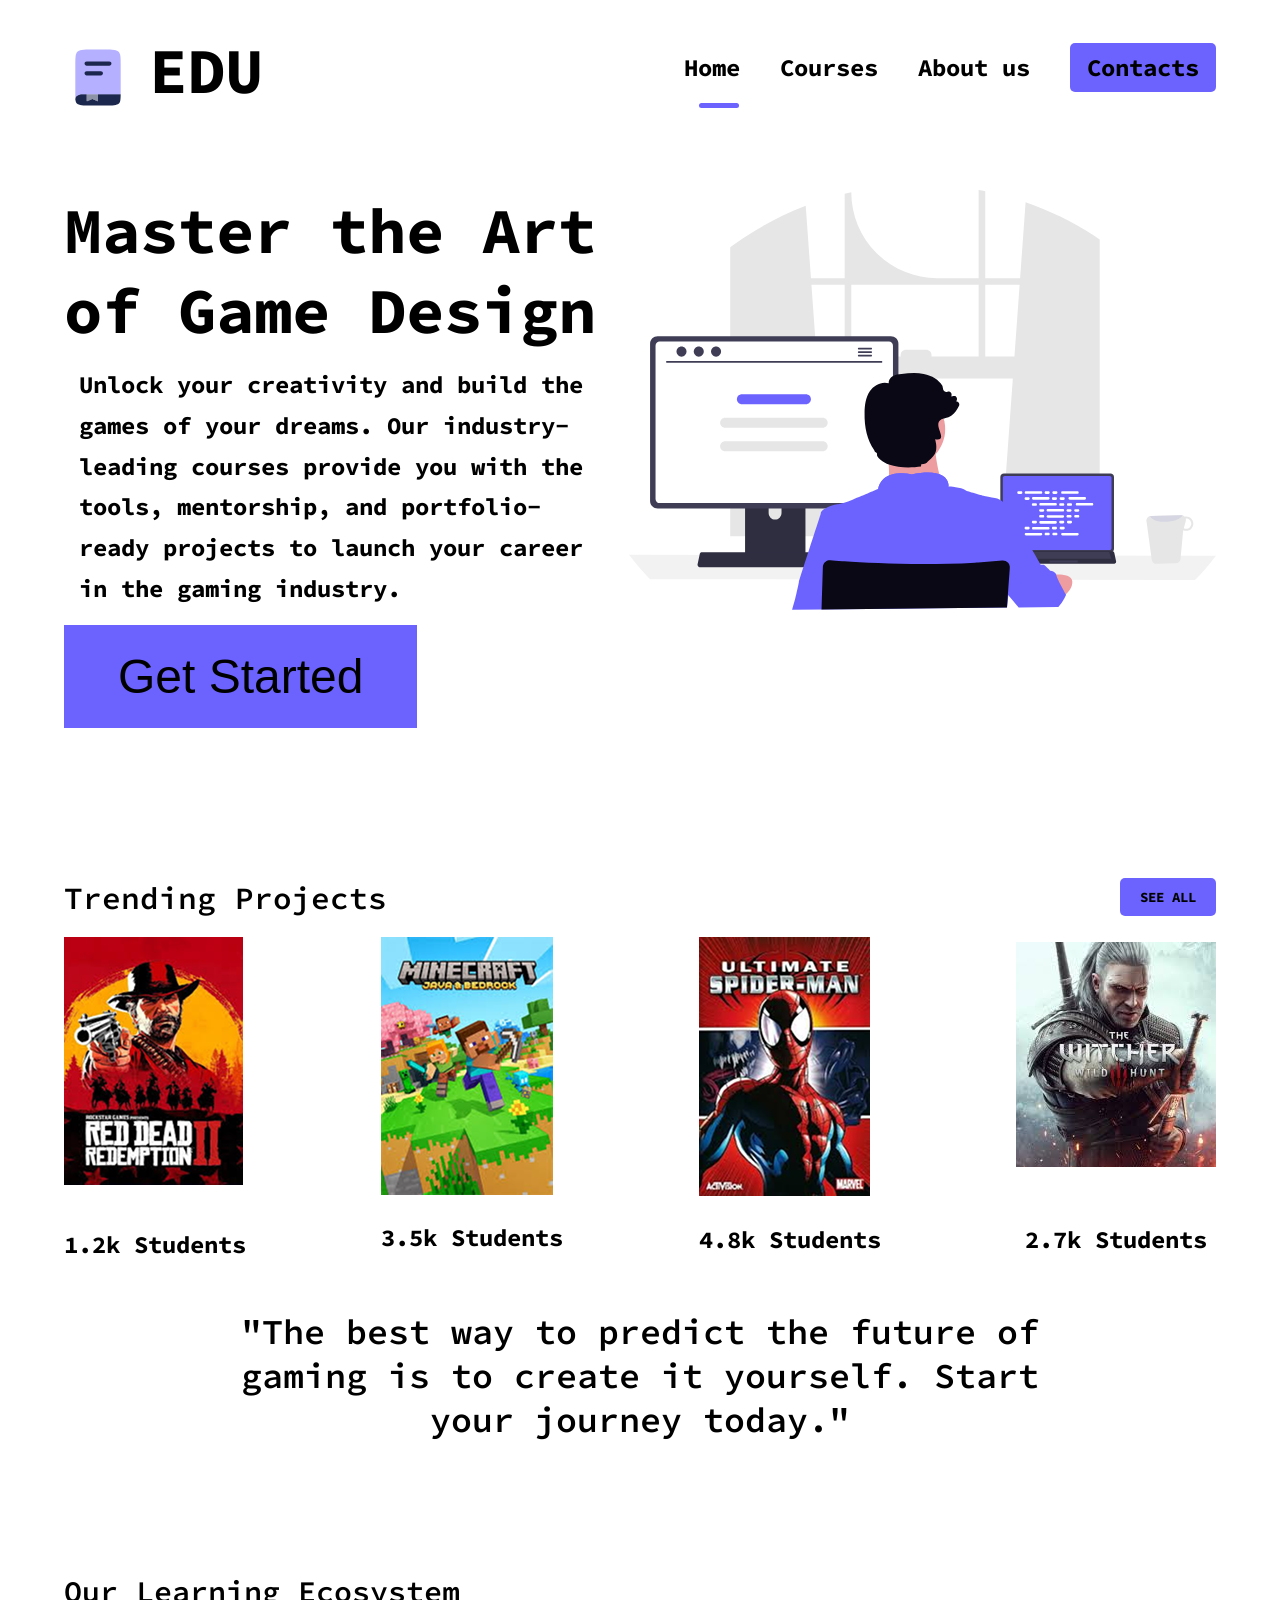
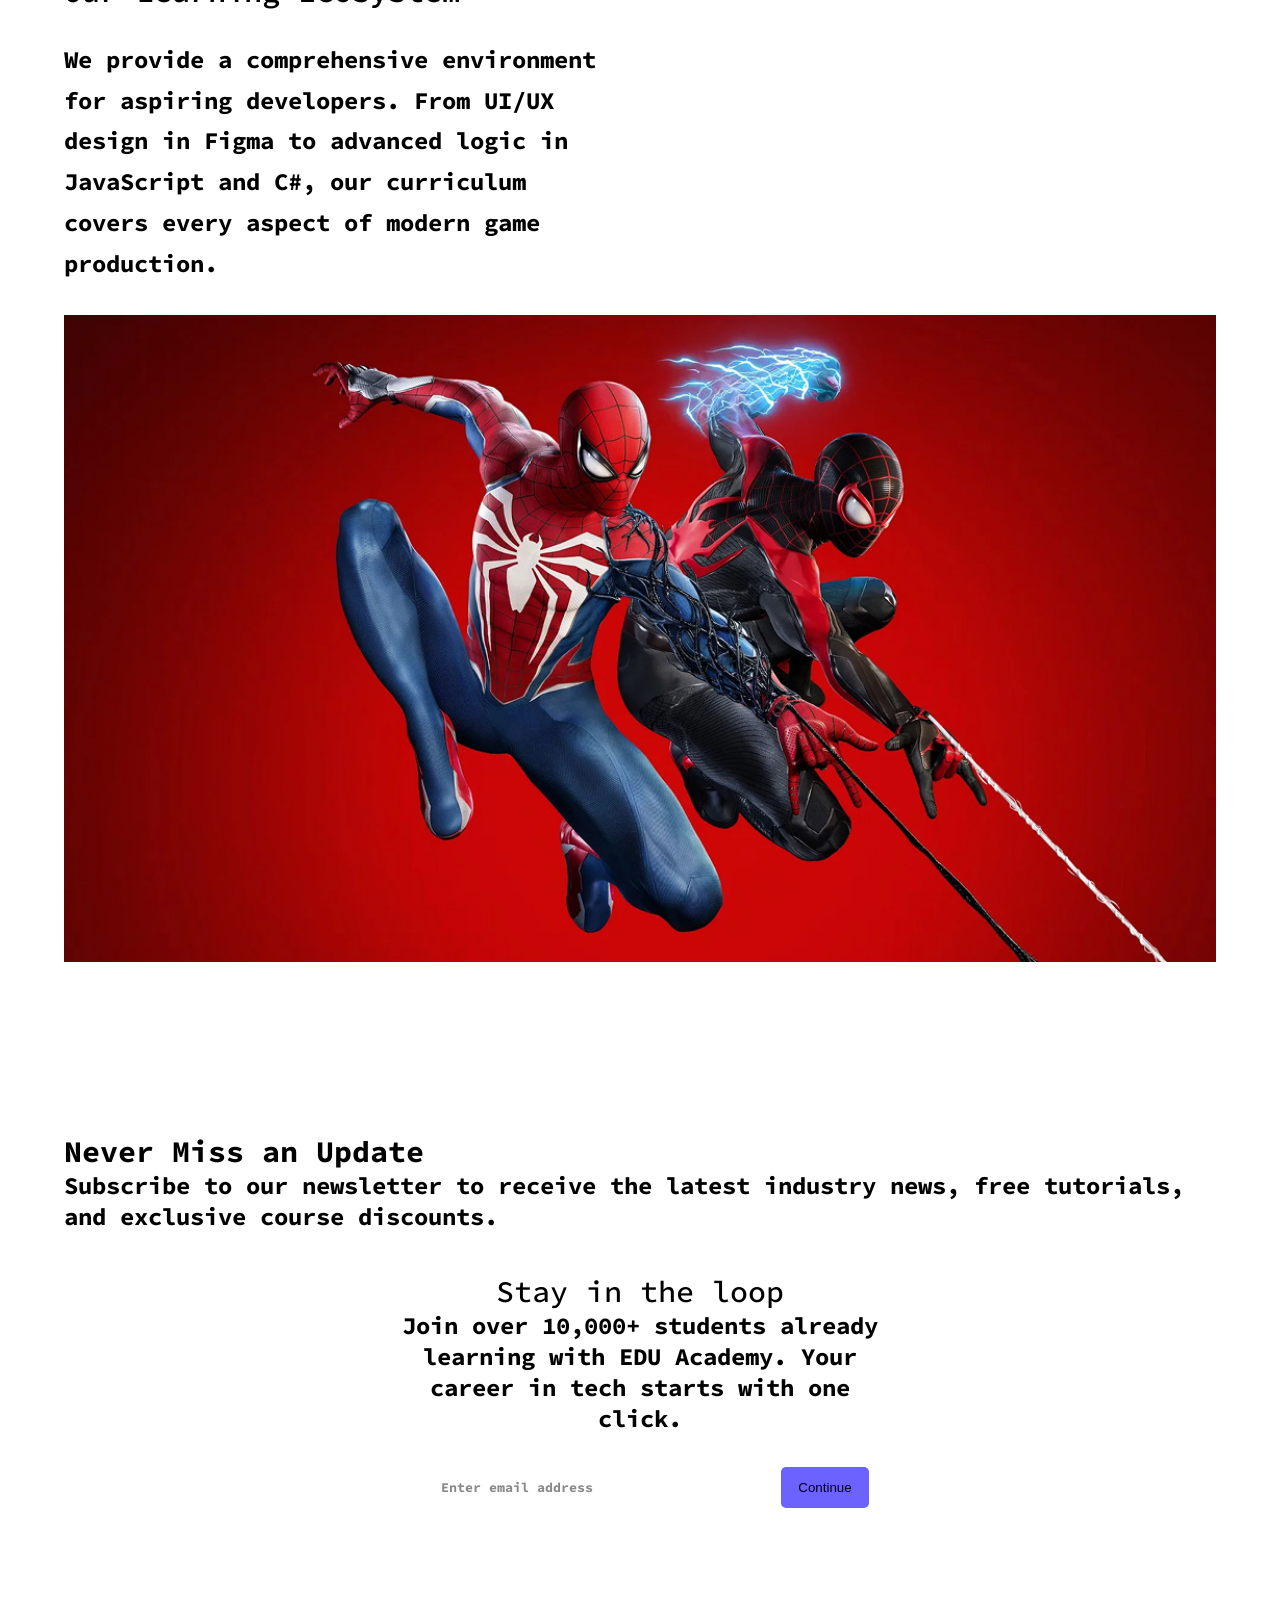
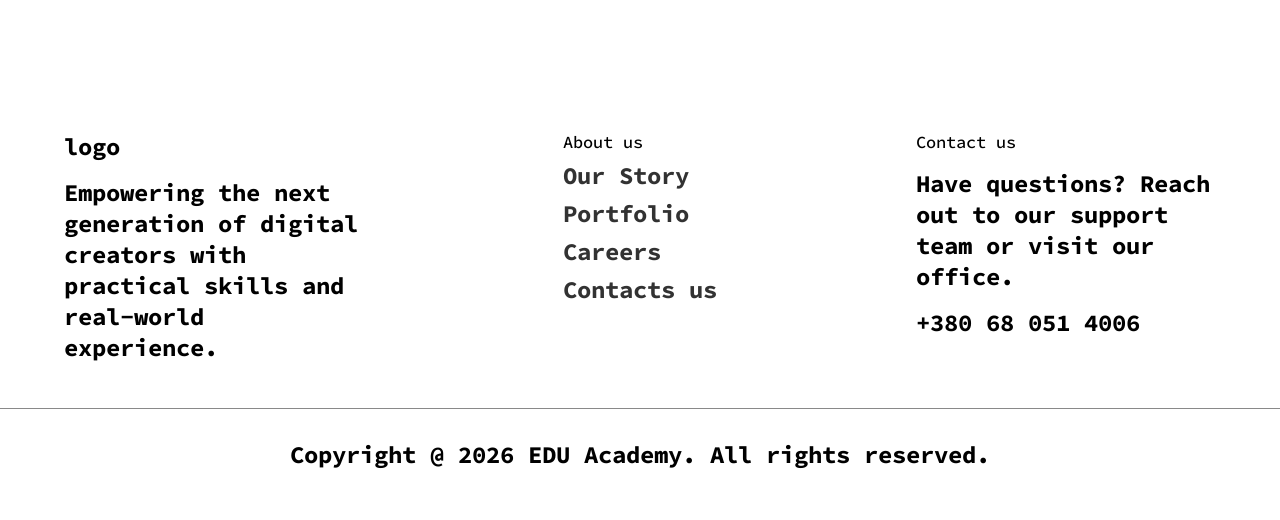
<file: index.html>
<!DOCTYPE html>
<html lang="en">
<head>
    <link rel="icon" type="image/svg+xml" href="img/Logo.svg">
    <meta charset="UTF-8">
    <meta name="viewport" content="width=device-width, initial-scale=1.0">
    <title>EDU – Game Design & Development Courses</title>
    <link rel="stylesheet" href="css/main.css">
</head>
<body>
    <div class="wrapper">
        <header class="container">
            <div class="logo-block">
                <img src="img/Logo.svg" alt="" class="">
                <span class="logo">Edu</span>
            </div>
            <nav>
                <ul>
                    <li class="active"><a href="index.html">Home</a></li>
                    <li><a href="courses.html">Courses</a></li>
                    <li><a href="about.html">About us</a></li>
                    <li class="btn"><a href="contacts.html">Contacts</a></li>
                </ul>
            </nav>
        </header>
        <div class="hero container">
            <div class="hero--info">
                <h1>Master the Art of Game Design</h1>
                <p>Unlock your creativity and build the games of your dreams. Our industry-leading courses provide you with the tools, mentorship, and portfolio-ready projects to launch your career in the gaming industry.</p>
                <button class="btn">Get Started</button>
            </div>
            <img src="img/people.svg" alt="" class="">
        </div>
        <div class="container trending">
            <div class="trending-header">
                <h3>Trending Projects</h3>
                <a href="#" class="see-all">SEE ALL</a>
            </div>
            <div class="games">
                <div class="block">
                    <img src="img/game.png" alt="" class="">
                    <span>1.2k Students</span>
                </div>
                <div class="block">
                    <img src="img/game1.png" alt="" class="">
                    <span>3.5k Students</span>
                </div>
                <div class="block">
                    <img src="img/game2.png" alt="" class=""> 
                    <span>4.8k Students</span>
                </div>
                <div class="block">
                    <img src="img/game3.png" alt="" class="">
                    <span>2.7k Students</span>
                </div>
            </div>
        </div>
        <div class="container big-text">
            <p>"The best way to predict the future of gaming is to create it yourself. Start your journey today."</p>
        </div>
        <div class="container banner">
            <h3>Our Learning Ecosystem</h3>
            <p>We provide a comprehensive environment for aspiring developers. From UI/UX design in Figma to advanced logic in JavaScript and C#, our curriculum covers every aspect of modern game production.</p>
            <img src="img/photo4.png" alt="">
        </div>
        <div class="container email">
            <h3>Never Miss an Update</h3>
            <p>Subscribe to our newsletter to receive the latest industry news, free tutorials, and exclusive course discounts.</p>
            <div class="block">
                <div>
                    <h4>Stay in the loop</h4>
                    <p>Join over 10,000+ students already learning with EDU Academy. Your career in tech starts with one click.</p>
                </div>
                <div>
                    <input type="email" id="emailfield" placeholder="Enter email address">
                    <button onclick="checkEmail()">Continue</button>
                </div>
            </div>    
        </div>
    </div>
    <footer>
        <div class="blocks container">
            <div>
                <span class="logo">logo</span>
                <p>Empowering the next generation of digital creators with practical skills and real-world experience.</p>
            </div>
            <div>
                <h4>About us</h4>
                <ul>
                    <li>Our Story</li>
                    <li>Portfolio</li>
                    <li>Careers</li>
                    <li>Contacts us</li>
                </ul>
            </div>
            <div>
                <h4>Contact us</h4>
                <p>Have questions? Reach out to our support team or visit our office.</p>
                <p>+380 68 051 4006</p>
            </div>
        </div>
        <hr>
        <p>Copyright @ 2026 EDU Academy. All rights reserved.</p>
    </footer>
    <script>
        function checkEmail() {
            let email = document.querySelector('#emailfield').value;
            if(!email.includes('@')) alert('Please enter a valid email address with @')
            else if(!email.includes('.')) alert('Please enter a valid domain (e.g., .com)')
            else alert('Thank you for subscribing!');
        }
    </script>
</body>
</html>
</file>
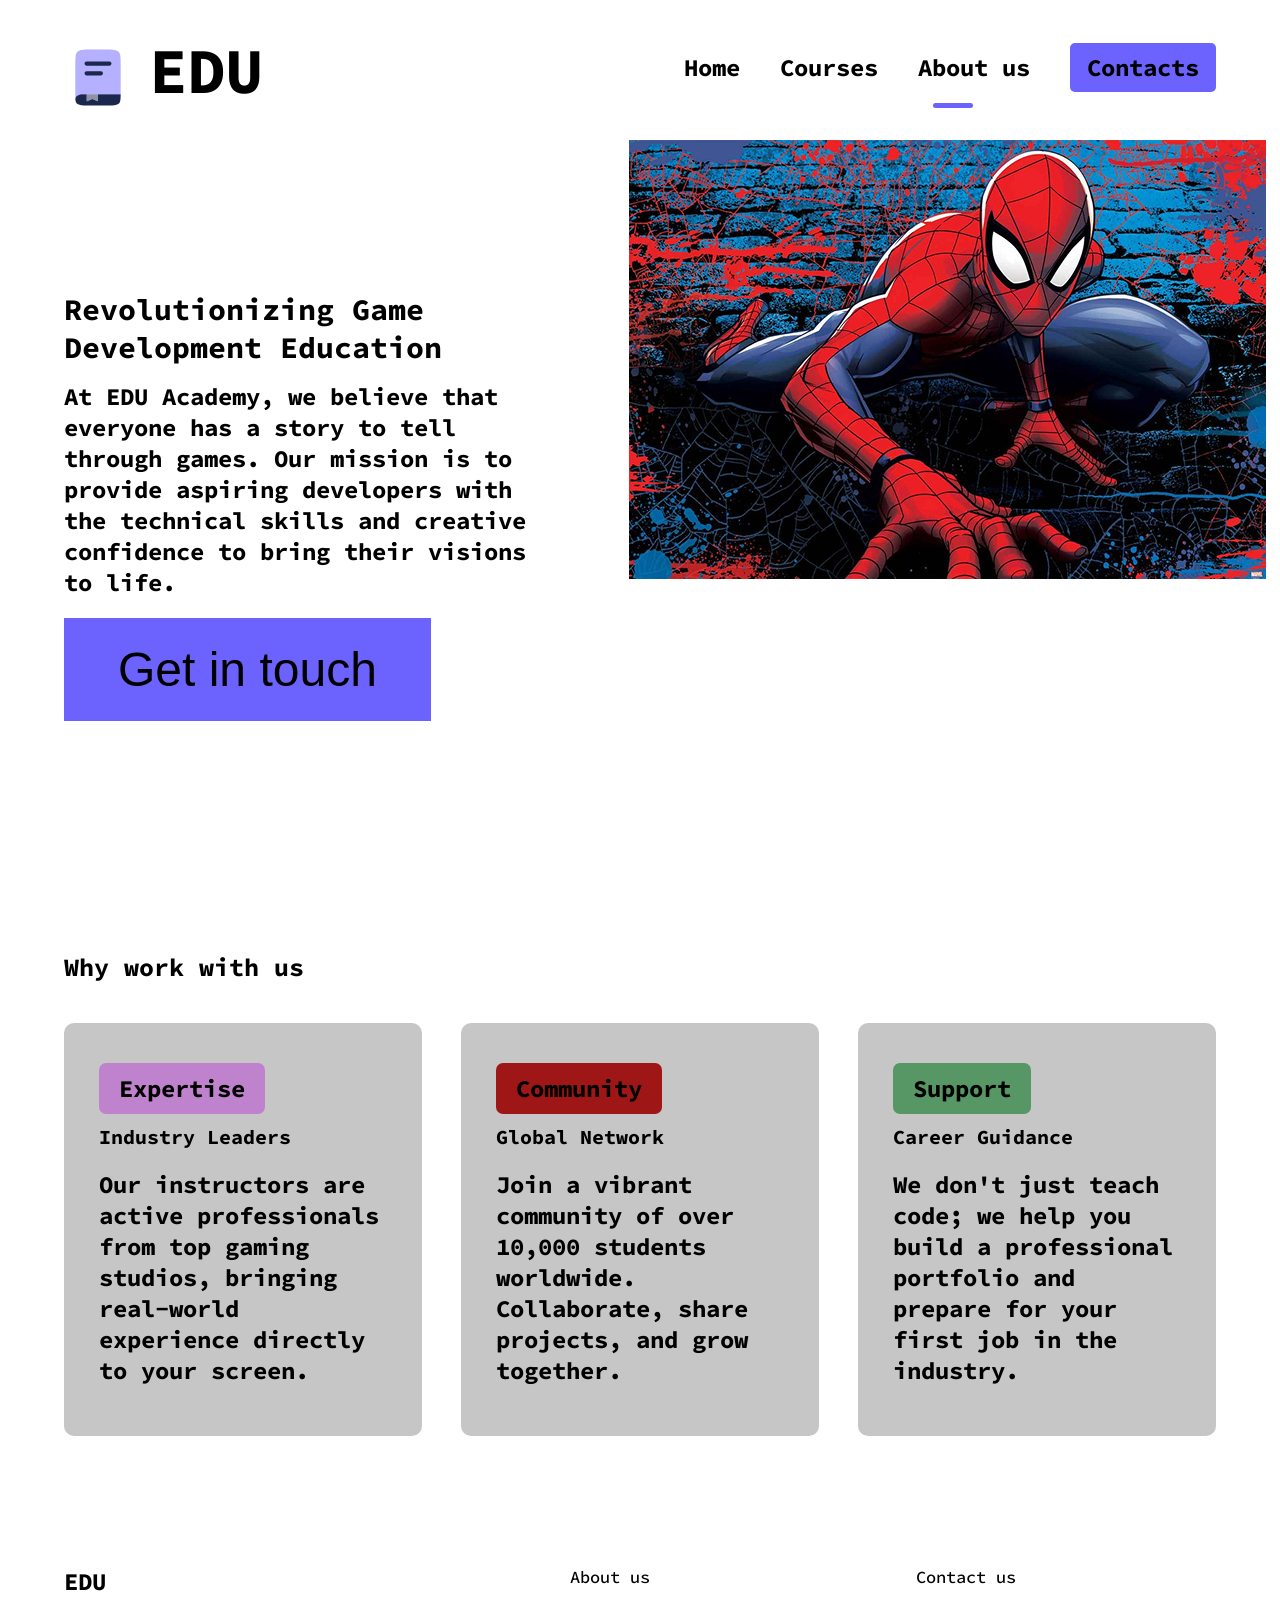
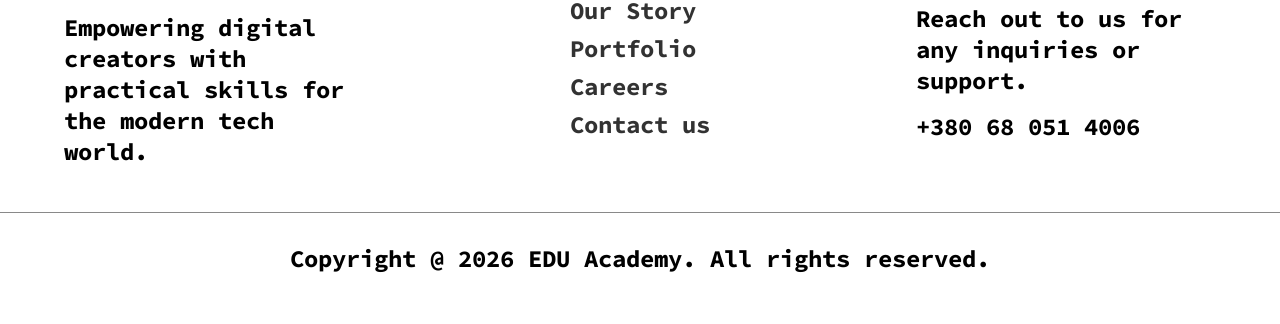
<file: about.html>
<!DOCTYPE html>
<html lang="en">
<head>
    <link rel="icon" type="image/svg+xml" href="img/Logo.svg">
    <meta charset="UTF-8">
    <meta name="viewport" content="width=device-width, initial-scale=1.0">
    <title>About Us | EDU Academy</title>
    <link rel="stylesheet" href="css/main.css">
</head>
<body>
    <div class="wrapper">
        <header class="container">
            <div class="logo-block">
                <img src="img/Logo.svg" alt="EDU Logo">
                <span class="logo">Edu</span>
            </div>  
            <nav>
                <ul>
                    <li><a href="index.html">Home</a></li>
                    <li><a href="courses.html">Courses</a></li>
                    <li class="active"><a href="about.html">About us</a></li>
                    <li class="btn"><a href="contacts.html">Contacts</a></li>
                </ul>
            </nav>
        </header>
        <div class="hero-about container">
            <div class="info">
                <h1>Revolutionizing Game Development Education</h1>
                <p>At EDU Academy, we believe that everyone has a story to tell through games. Our mission is to provide aspiring developers with the technical skills and creative confidence to bring their visions to life.</p>
                <button class="btn">Get in touch</button>
            </div>
            <img src="img/photo5.png" alt="Our Workspace">
        </div>
        <div class="container work">
            <h2>Why work with us</h2>
            <div class="blocks">
                <div class="block">
                    <span class="badge purple">Expertise</span>
                    <h3>Industry Leaders</h3>
                    <p>Our instructors are active professionals from top gaming studios, bringing real-world experience directly to your screen.</p>
                </div>
                <div class="block">
                    <span class="badge brown">Community</span>
                    <h3>Global Network</h3>
                    <p>Join a vibrant community of over 10,000 students worldwide. Collaborate, share projects, and grow together.</p>
                </div>
                <div class="block">
                    <span class="badge green">Support</span>
                    <h3>Career Guidance</h3>
                    <p>We don't just teach code; we help you build a professional portfolio and prepare for your first job in the industry.</p>
                </div>
            </div>
        </div>
    </div>
    <footer>
        <div class="blocks container">
            <div>
                <span class="logo">EDU</span>
                <p>Empowering digital creators with practical skills for the modern tech world.</p>
            </div>
            <div>
                <h4>About us</h4>
                <ul>
                    <li>Our Story</li>
                    <li>Portfolio</li>
                    <li>Careers</li>
                    <li>Contact us</li>
                </ul>
            </div>
            <div>
                <h4>Contact us</h4>
                <p>Reach out to us for any inquiries or support.</p>
                <p>+380 68 051 4006</p>
            </div>
        </div>
        <hr>
        <p>Copyright @ 2026 EDU Academy. All rights reserved.</p>
    </footer>
</body>
</html>
</file>
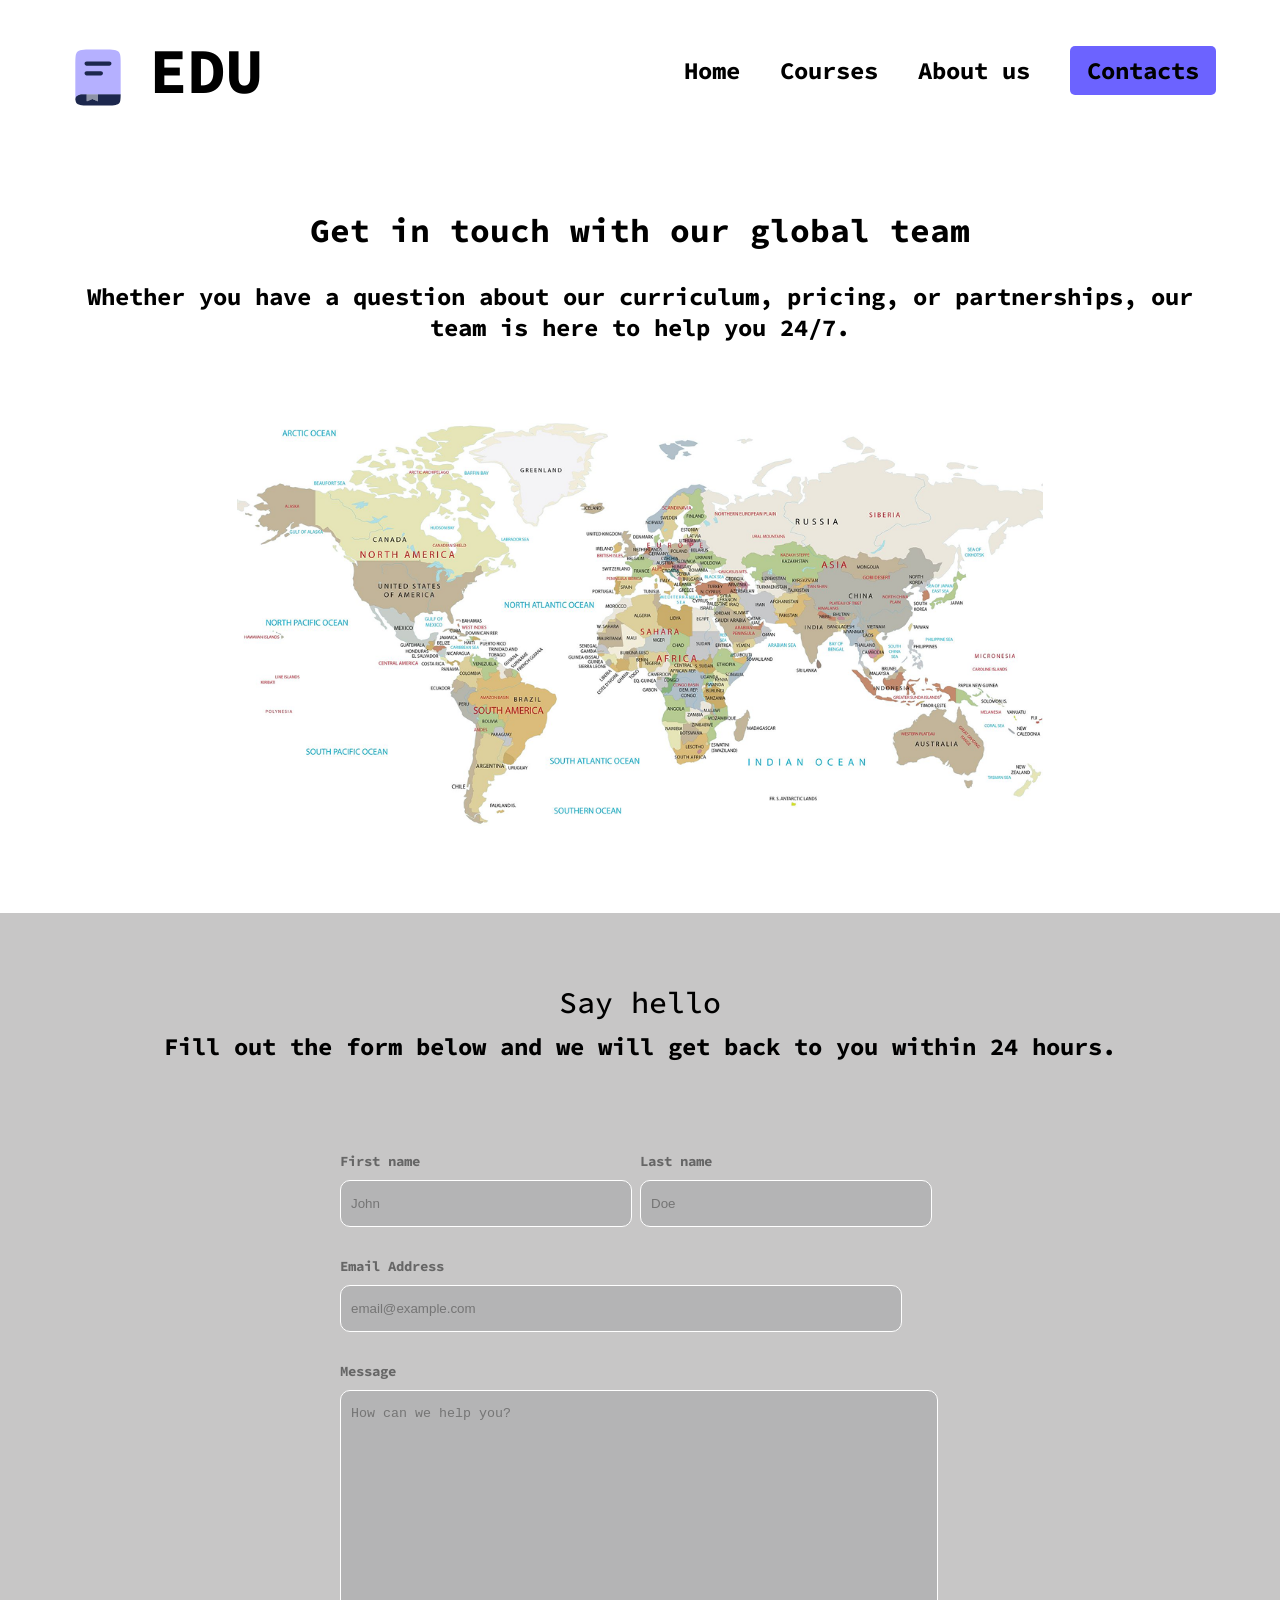
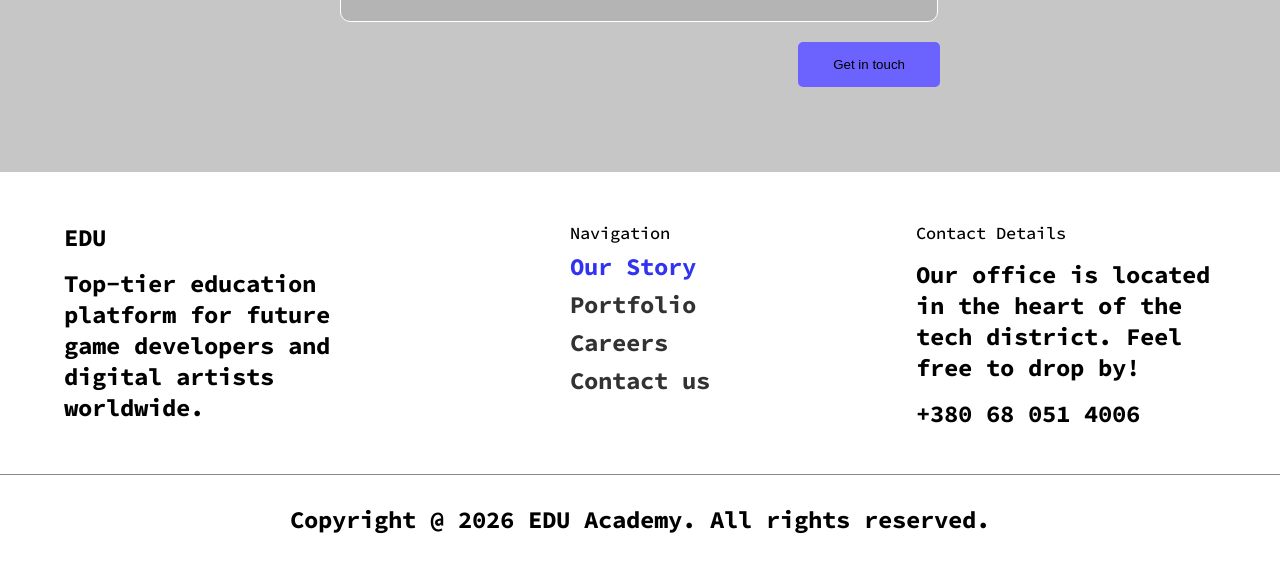
<file: contacts.html>
<!DOCTYPE html>
<html lang="en">
<head>
    <link rel="icon" type="image/svg+xml" href="img/Logo.svg">
    <meta charset="UTF-8">
    <meta name="viewport" content="width=device-width, initial-scale=1.0">
    <title>Contact Us | EDU Academy</title>
    <link rel="stylesheet" href="css/main.css">
</head>
<body>
    <header class="container">
        <div class="logo-block">
            <img src="img/Logo.svg" alt="EDU Logo">
            <span class="logo">Edu</span>
        </div>
        <nav>
            <ul>
                <li><a href="index.html">Home</a></li>
                <li><a href="courses.html">Courses</a></li>
                <li><a href="about.html">About us</a></li>
                <li class="btn"><a href="contacts.html">Contacts</a></li>
            </ul>
        </nav>
    </header>
    <div class="container hero-contacts">
        <h1>Get in touch with our global team</h1>
        <p>Whether you have a question about our curriculum, pricing, or partnerships, our team is here to help you 24/7.</p>
        <img src="img/map1.png" alt="Our global presence map">
    </div>
    <div class="feedback">
        <div class="container">
            <h2>Say hello</h2>
            <p>Fill out the form below and we will get back to you within 24 hours.</p>
            <form>
                <div class="inline">
                    <div>
                        <label>First name</label>
                        <input type="text" placeholder="John">
                    </div>
                    <div>
                        <label>Last name</label>
                        <input type="text" placeholder="Doe">
                    </div>
                </div>
                <label>Email Address</label>
                <input type="email" placeholder="email@example.com">                
                <label>Message</label>
                <textarea class="one-line" placeholder="How can we help you?"></textarea>               
                <button type="button">Get in touch</button>
            </form>
        </div>
    </div>
    <footer>
        <div class="blocks container">
            <div>
                <span class="logo">EDU</span>
                <p>Top-tier education platform for future game developers and digital artists worldwide.</p>
            </div>
            <div>
                <h4>Navigation</h4>
                <ul>
                    <li><a href="about.html">Our Story</a></li>
                    <li>Portfolio</li>
                    <li>Careers</li>
                    <li>Contact us</li>
                </ul>
            </div>
            <div>
                <h4>Contact Details</h4>
                <p>Our office is located in the heart of the tech district. Feel free to drop by!</p>
                <p>+380 68 051 4006</p>
            </div>
        </div>
        <hr>
        <p>Copyright @ 2026 EDU Academy. All rights reserved.</p>
    </footer>
</body>
</html>
</file>
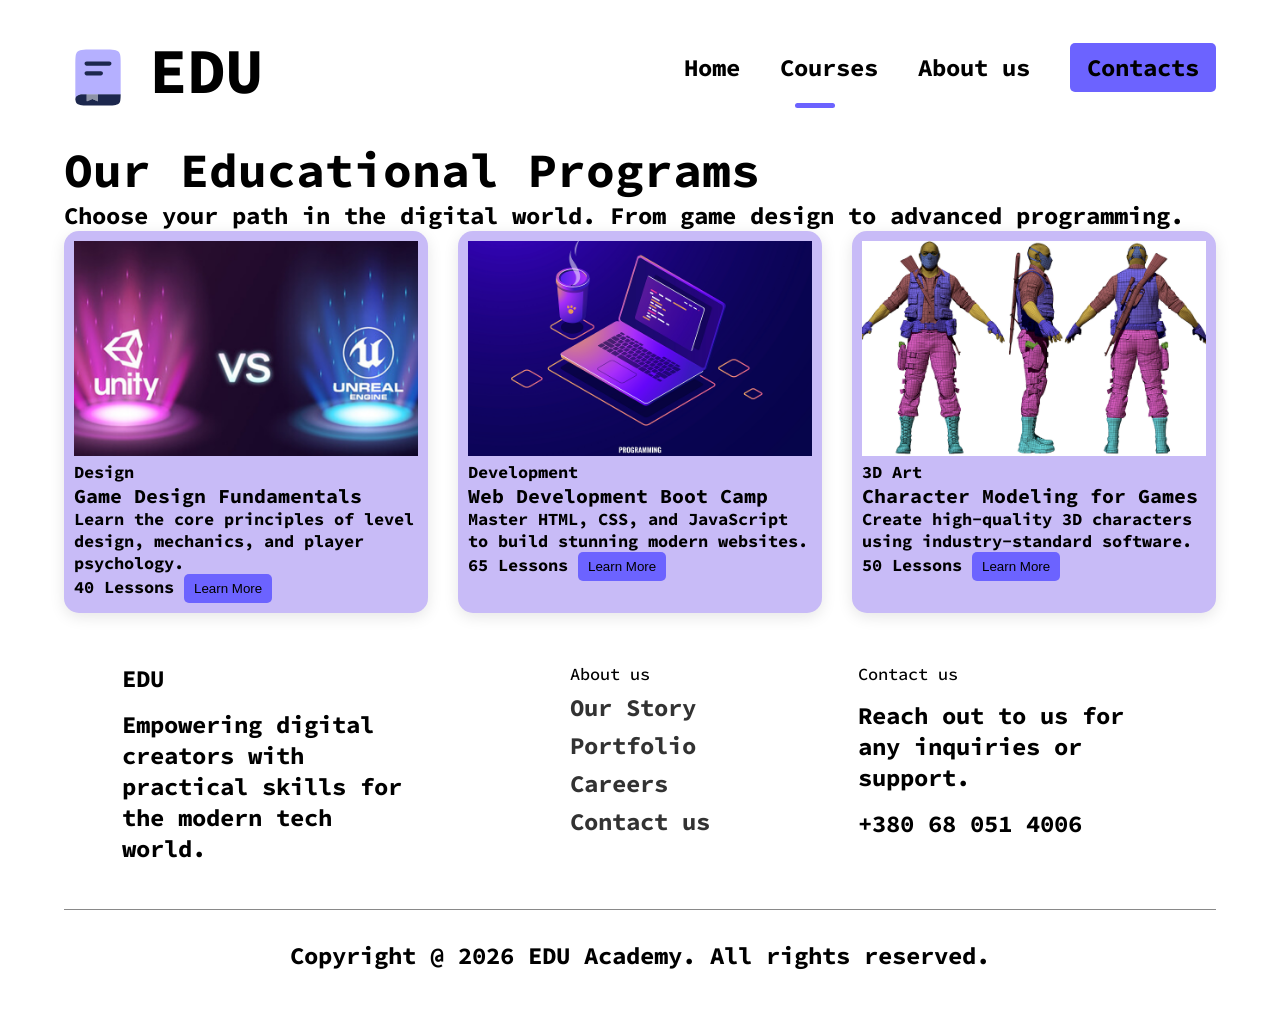
<file: courses.html>
<!DOCTYPE html>
<html lang="en">
<head>
    <link rel="icon" type="image/svg+xml" href="img/Logo.svg">
    <meta charset="UTF-8">
    <meta name="viewport" content="width=device-width, initial-scale=1.0">
    <title>Our Courses | EDU Game Academy</title>
    <link rel="stylesheet" href="css/main.css">
</head>
<body>
    <div class="wrapper">
        <header class="container">
            <div class="logo-block">
                <img src="img/Logo.svg" alt="EDU Logo">
                <span class="logo">Edu</span>
            </div>  
            <nav>
                <ul>
                    <li><a href="index.html">Home</a></li>
                    <li class="active"><a href="courses.html">Courses</a></li>
                    <li><a href="about.html">About us</a></li>
                    <li class="btn"><a href="contacts.html">Contacts</a></li>
                </ul>
            </nav>
        </header>
        <div class="container courses-page">
    <div class="courses-header">
        <h1>Our Educational Programs</h1>
        <p>Choose your path in the digital world. From game design to advanced programming.</p>
    </div>
    <div class="courses-grid">
        <div class="course-card">
            <img src="img/photo1.png" alt="Game Design">
            <div class="card-content">
                <span class="badge purple">Design</span>
                <h3>Game Design Fundamentals</h3>
                <p>Learn the core principles of level design, mechanics, and player psychology.</p>
                <div class="card-footer">
                    <span>40 Lessons</span>
                    <button class="btn-small">Learn More</button>
                </div>
            </div>
        </div>
        <div class="course-card">
            <img src="img/photo2.png" alt="Web Dev">
            <div class="card-content">
                <span class="badge green">Development</span>
                <h3>Web Development Boot Camp</h3>
                <p>Master HTML, CSS, and JavaScript to build stunning modern websites.</p>
                <div class="card-footer">
                    <span>65 Lessons</span>
                    <button class="btn-small">Learn More</button>
                </div>
            </div>
        </div>
        <div class="course-card">
            <img src="img/photo3.png" alt="3D Art">
            <div class="card-content">
                <span class="badge brown">3D Art</span>
                <h3>Character Modeling for Games</h3>
                <p>Create high-quality 3D characters using industry-standard software.</p>
                <div class="card-footer">
                    <span>50 Lessons</span>
                    <button class="btn-small">Learn More</button>
                </div>
            </div>
        </div>
    </div>
    <footer>
        <div class="blocks container">
            <div>
                <span class="logo">EDU</span>
                <p>Empowering digital creators with practical skills for the modern tech world.</p>
            </div>
            <div>
                <h4>About us</h4>
                <ul>
                    <li>Our Story</li>
                    <li>Portfolio</li>
                    <li>Careers</li>
                    <li>Contact us</li>
                </ul>
            </div>
            <div>
                <h4>Contact us</h4>
                <p>Reach out to us for any inquiries or support.</p>
                <p>+380 68 051 4006</p>
            </div>
        </div>
        <hr>
        <p>Copyright @ 2026 EDU Academy. All rights reserved.</p>
    </footer>
</body>
</html>
</file>
<file: css/main.css>
@import url('https://fonts.googleapis.com/css2?family=Source+Code+Pro:ital,wght@0,700;1,700&display=swap');

* {
    margin: 0;
    padding: 0;
}
body {   
    font-family: "Source Code Pro", monospace;
    font-optical-sizing: auto;
    font-weight: 700;
    font-style: normal;
    color: black;
    font-size: 24px;
}
a {
    text-decoration: none;
}
img {
    max-width: 100%;
}
.wrapper {
    background: white;
    width: 100%;
    overflow-x: hidden;
}
.container {
    width: 1200px;
    width: 90%;
    margin: 0 auto;
}
.logo-block {
    display: flex;
    align-items: center;
    gap: 10px;
}
header {
    display: flex;
    justify-content: space-between;
    align-items: center;
    padding: 30px 0;
}
header .logo {
    text-transform: uppercase;
    font-size: 64px;
}
header img {
    position: relative;
    top: 7px;
    margin-right: 7px;
}
header nav {
    width: auto;
}
header nav ul {
    list-style: none;
    display: flex;
    justify-content: space-between;
    gap: 40px;
    z-index: 2;
    position: relative;
}
header nav ul li {
    display: inline-block;
}
header nav ul li.active::after {
    content: '';
    display: block;
    width: 40px;
    height: 5px;
    background: #6C63FF;
    border-radius: 10px;
    position: relative;
    top: 20px;
    left: 15px;
}
header nav ul li a {
    color: black;
}
header nav ul li:not(.active):not(.btn) a:hover {
    border-bottom: 5px solid #6C63FF;
}
header nav ul li.btn a, .email .block button {
    background: #6C63FF;
    padding: 9px 17px;
    border-radius: 5px;
    transition: all 500ms ease;
}
header nav ul li.btn a:hover, .email .block button:hover {
    background: #4e45ec;
}
.hero {
    padding: 50px 0;
    min-height: 500px;
    padding-bottom: 100px;
    position: relative;
    z-index: 1;
}
.hero--info {
    width: 50%;
    max-width: 550px; 
    text-align: left;
}
.hero--info h1 {
    font-size: 64px;
    font-weight: 461px;
}
.hero--info p {
    font-weight: 461px;
    line-height: 170%;
    margin: 15px;
}
.hero--info .btn, .hero-about .info .btn {
    font-size: 48px;
    background: #6C63FF;
    padding: 24px 54px;
    border: 0;
    transition: all 500ms ease;
}
.hero--info .btn:hover, .hero-about .info .btn:hover {
    cursor: pointer;
    transform: scale(1.1);
}
.hero img {
    position: absolute;
    top: 50px;
    right: 0px;
}
.trending {
    padding-top: 50px;
}
.trending-header {
    display: flex;
    justify-content: space-between; 
    align-items: center; 
    margin-bottom: 20px;         
}
.trending h3 {
    font-weight: 600;
    font-size: 31px;
}
.see-all {
    color: black;             
    background: #6C63FF;
    border-radius: 5px;
    padding: 10px 20px;
    text-decoration: none; 
    display: inline-block;
    font-weight: bold;
    font-size: 14px;
    transition: all 500ms;
}
.trending .see-all:hover {
    transform:scale(1.1);
}
.trending .games, footer .blocks {
    display: flex;
    justify-content: space-between;
    flex-wrap: wrap;
    gap: 20px;
}
.treding .games .block {
    flex: 1 1 300px;
}
.trending .games span {
    display: block;
    text-align: center;
    margin-top: 20px;
}
.big-text {
    padding: 50px 0;
    font-size: 35px;
    font-weight: 600;
    text-align: center;
    width: 800px;
}
.banner {
    padding: 80px 0;
}
.banner-info{
    width: 550px;      
    text-align: left; 
}
.banner h3 { 
    font-size: 30px;
    font-weight: 600;
    margin-bottom: 30px;
    width: 461px;
    margin-left: 0;
    display: block;
}
.banner p {
    line-height: 170%;
    margin-bottom: 30px;
    width: 550px;
    margin-left: 0;
}
.banner img {
    margin-bottom: 30px;
    max-width: 1300px; 
    width: 100%;      
    height: auto;
    display: block;    
    margin-left: auto; 
    margin-right: auto;
}
.email {
    padding-bottom: 120px;
}
.email h3 {
    margin-top: 60px;
    font-size: 30px;
}
.email .block {
    display: flex;
    flex-direction: column;
    align-items: center;
    text-align: center;
    padding: 40px 20px;
    height: auto;
}
.email .block h4 {
    font-size: 30px;
    font-weight: 500;
}
.email .block p {
    width: 100%;
    max-width: 500px;
    margin-bottom: 20px;
}
.email .block div:last-child {
    display: flex;
    align-items: center;
    background: white;
    flex-wrap: wrap;
    justify-content: center;
    gap: 10px;
    border-radius: 5px;
    padding: 5px;
    width: auto;
}
.email .block input {
    background: white;
    outline: none;
    border: 0;
    border-radius: 5px;
    width: 300px;
    font-family: "Source Code Pro", monospace;
    font-weight: 700;
    padding: 20px 30px;
    z-index: 1;
}
.email .block input::placeholder {
    color: #898989;
}
.email .block button {
    cursor: pointer;
    border: 0;
    padding: 13px 17px;
    position: relative;
    z-index: 2;
    white-space: nowrap;
}
footer {
    background: white;
    padding: 50px 0;
}
footer .blocks {
    display: flex;
    justify-content: space-between;
}
footer .blocks p {
    width: 300px;
    margin: 15px 0;
}
footer .blocks h4 {
    font-weight: 500;
    font-size: 17px;
}
footer .blocks ul {
    list-style: none;
}
footer .blocks ul li {
    margin-top: 7px;
    opacity: 0.8;
}
footer hr {
    margin: 30px 0;
    border: 0;
    height: 0.6px;
    background: #898989;
}
footer > p {
    text-align: center;
}
.hero-about .info {
    width: 500px;
    padding: 150px 0;
}
.hero-about .info h1{
    margin-bottom: 15px;
    font-size: 30px;
}
.hero-about .info .btn {
    margin-top: 20px;
}
.hero-about {
    position: relative;
}
.hero-about img {
    position: absolute;
    right: -50px;
    top: 0;
}
.work {
    padding: 80px 0;
}
.work h2 {
    font-size: 25px;
    margin-bottom: 40px;
}
.work .blocks {
    display: flex;
    justify-content: space-between;
}
.work .blocks .block {
    width: 25%;
    border-radius: 10px;
    padding: 50px 35px;
    background: #c7c6c6;
}
.work .blocks .block h3 {
    font-size: 20px;
    margin: 20px 0;
}
.work .blocks .block .badge {
    border-radius: 7px;
    padding: 10px 20px;
}
.work .blocks .block .badge.purple {
    background: #bf83ce;
}
.work .blocks .block .badge.brown {
    background: rgb(159, 22, 22);
}
.work .blocks .block .badge.green {
    background: #579665;
}
.hero-contacts h1 {
    text-align: center;
    margin-top: 70px;
    margin-bottom: 30px;
    font-size: 33px;
}
.hero-contacts p {
    text-align: center;
}
.hero-contacts img {
    width: 70%;
    margin: 80px 15%;
}
.feedback {
    padding: 70px 0;
    background: #c7c6c6;
}
.feedback h2 {
    text-align: center;
    font-weight: 500;
    font-size: 30px;
}
.feedback p {
    text-align: center;
    margin-top: 10px;
}
.feedback form {
    margin: 80px auto;
    width: 600px;
}
.feedback form .inline {
    display: flex;
    justify-content: space-between;
}
.feedback form .inline>div {
    width: 50%;
}
.feedback form label {
    color: #666666;
    font-size: 14px;
}
.feedback form input, .feedback form textarea {
    background: #b4b4b5;
    border-radius: 10px;
    border: 0.6px solid #ffffff;
    display: block;
    width: 90%;
    padding: 15px 10px;
    outline: none;
    margin-top: 7px;
    margin-bottom: 20px;
}
.feedback form .one-line {
    width: 96%;
}
.feedback form textarea {
    resize: none;
    height: 200px;
}
.feedback form button {
    background: #6C63FF;
    border-radius: 5px;
    border: 0;
    float: right;
    cursor: pointer;
    padding: 15px 35px;
    transition: all 500ms ease;
}
.feedback form button:hover {
    background: #4e45ec;
}
@media (max-width: 1100px) {
    .hero-about img {
        position: static;
        display: block;
        width: 80%;
        margin: 20px auto;
    }
    .hero-about .info {
        padding: 50px 0;
        text-align: center;
    }
}
@media (max-width: 992px) {
    header {
        flex-direction: column;
        gap: 15px;
        padding: 20px 0;
    }
    header .logo {
         font-size: 36px;
    }
    header nav ul {
        flex-direction: row;
        flex-wrap: wrap;
        justify-content: center;
        gap: 10px;
        padding: 0;
    }
    header nav ul li.btn a {
        padding: 5px 10px;
        font-size: 16px;
    }
    .courses-grid {
        gap: 30px;
        margin-top: 50px;
    }
    .work .blocks {
        flex-direction: column;
        gap: 20px;
    }
    .work .blocks .block {
        width: 100%;
        box-sizing: border-box;
    }
}
@media (max-width: 768px) {
    .hero--info, .hero-about .info, .banner-info, .big-text, .feedback form {
    width: 100% !important; 
    max-width: 100%;
    }
    header {
        flex-direction: column;
        gap: 20px;
    }
    header .logo {
        font-size: 32px;
    }
    header nav ul {
        flex-wrap: wrap;
        justify-content: center;
        gap: 15px;
    }
    .hero {
        text-align: center;
        display: flex;
        flex-direction: column;
        align-items: center;
    }
    .hero--info {
        max-width: 100%;
    }
    .hero--info h1 {
        font-size: 32px;
    }
    .hero img {
        position: static; 
        max-width: 100%;
        margin-top: 30px;
    }
    .hero--info .btn {
        font-size: 24px;
        padding: 15px 30px;
        display: inline-block;
    }
    .work .blocks {
        flex-direction: column;
    }
    
    .work .blocks .block {
        width: 100% !important;
    }
}
.courses-grid {
    display: grid;
    grid-template-columns: repeat(auto-fit, minmax(280px, 1fr));
    gap: 30px;
    margin-top: 50px 0;
}
.course-card {
    background: #c8bbf7;
    border-radius: 15px;
    overflow: hidden;
    box-shadow: 0 4px 15px rgba(0,0,0,0.1);
    font-size: 17px;
    padding: 10px 10px;
}
.card-footer button.btn-small {
    cursor: pointer;
    border: 0;
    padding: 7px 10px;
    background-color: #6C63FF;
    border-radius: 5px;
}
.card-footer button.btn-small:hover {
    background-color:#4e45ec
}
</file>
